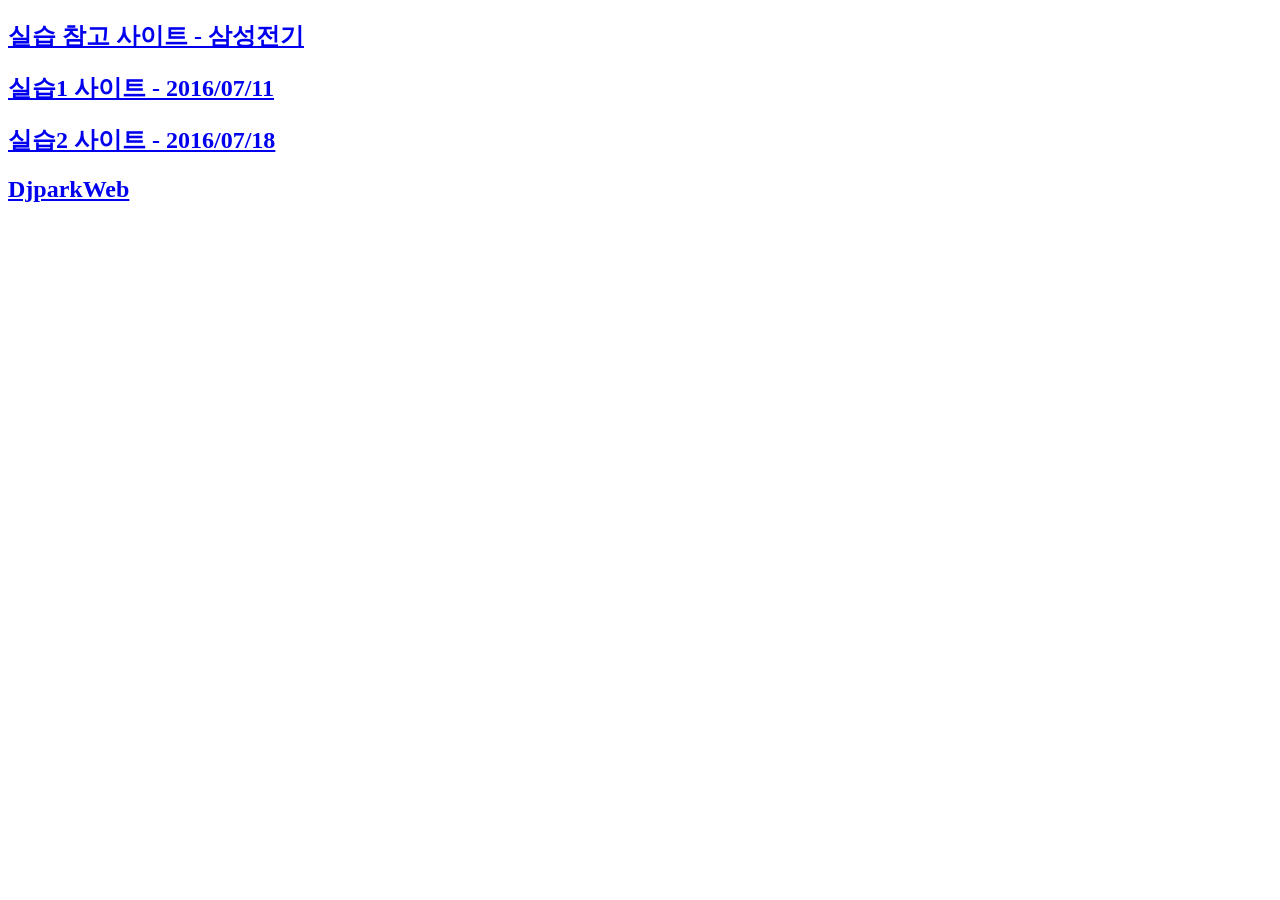
<file: index.html>
<!DOCTYPE html>
<html>
<head lang="ko">
    <meta charset="UTF-8">
    <meta http-equiv="x-ua-compatible" content="IE=edge, chrome=1">
    <meta name="viewport" content="width=device-width, initial-scale=1.0, user-scalable=no">
    <title>인덱스페이지</title>
</head>
<body>

<h2><a href="./site1/index.html" target="_blank">실습 참고 사이트 - 삼성전기</a></h2>
<h2><a href="./site2/index.html" target="_blank">실습1 사이트 - 2016/07/11</a></h2>
<h2><a href="./site3/index.html" target="_blank">실습2 사이트 - 2016/07/18</a></h2>
<h2><a href="./DjparkWeb/index.html" target="_blank">DjparkWeb</a></h2>

</body>
</html>
</file>
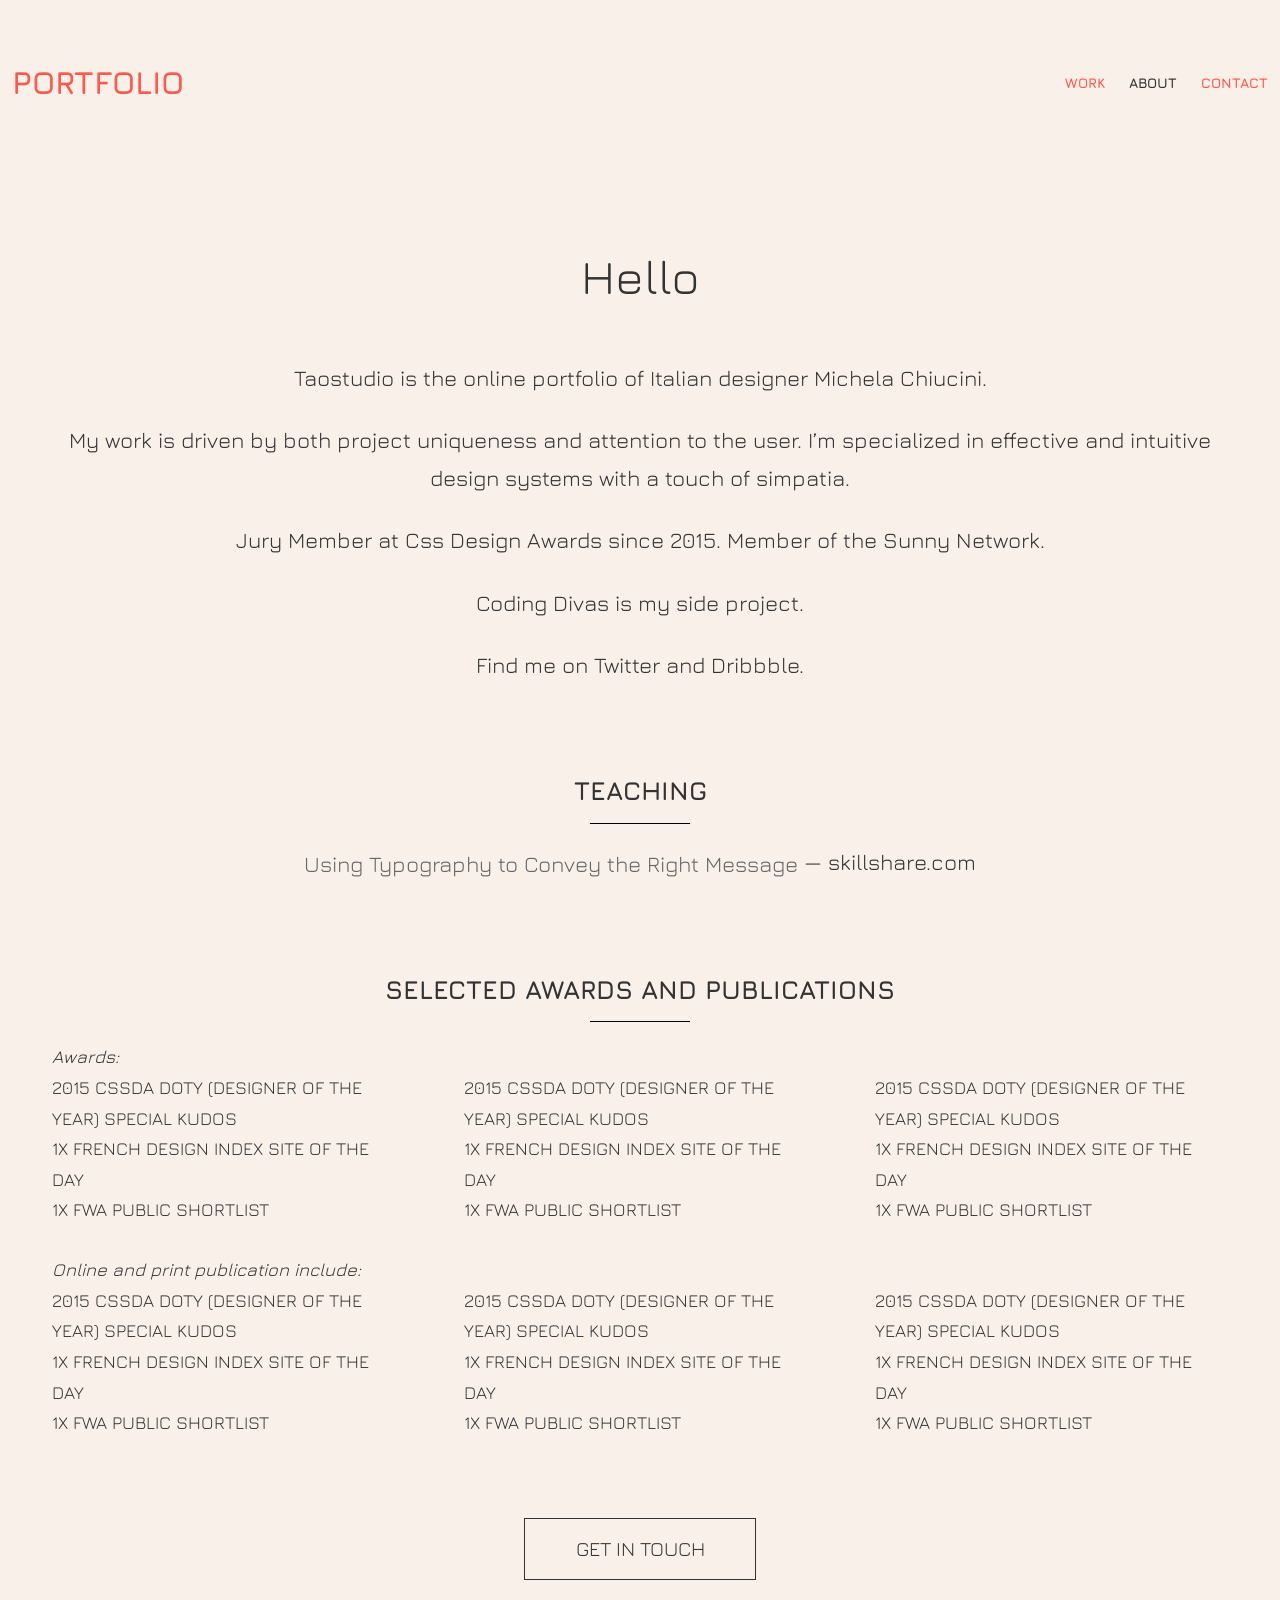
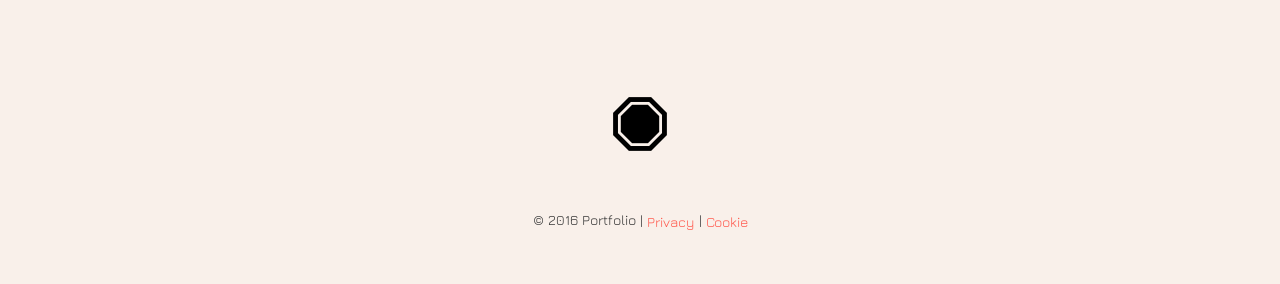
<file: site3/about.html>
<!DOCTYPE HTML>
<html>
<head>
<meta charset="utf-8">
<meta http-equiv="X-UA-COMPATIBLE" content="IE=edge">
<meta name="viewport" content="width=device-width, initial-scale=1.0, user-scalable=no">
<title>스터디2차실습 - 서브페이지</title>
<!-- CSS -->
<link rel="stylesheet" type="text/css" href="css/init.css">
<link rel="stylesheet" type="text/css" href="css/1200.css" media="screen and (max-width:1399px)"> <!-- 1200 ~ 1399 -->
<link rel="stylesheet" type="text/css" href="css/768.css" media="screen and (max-width:1199px)"> <!-- 768 ~ 1199 -->
<link rel="stylesheet" type="text/css" href="css/540.css" media="screen and (max-width:767px)"> <!-- 540 ~ 767 -->
<link rel="stylesheet" type="text/css" href="css/0.css" media="screen and (max-width:539px)"> <!-- 0 ~ 539 -->

<!-- Script -->
<script type="text/javascript" src="https://code.jquery.com/jquery-2.1.0.js"></script>
<script type="text/javascript" src="js/init.js"></script>
</head>
<body>

<div id="wrap">
    <header id="header">
        <div class="header_cont">
            <h1><a href="index.html">Portfolio</a></h1>
            <ul>
                <li><a href="index.html">work</a></li>
                <li class="active"><a href="about.html">about</a></li>
                <li><a href="contact.html">contact</a></li>
            </ul>
        </div>
    </header>
    <!-- // header -->

    <section id="contents">
        <div class="contents_cont about_sub">
            <article>
                <h2>Hello</h2>
                <p>Taostudio is the online portfolio of Italian designer Michela Chiucini.</p>
                <p>My work is driven by both project uniqueness and attention to the user. I’m specialized in effective and intuitive design systems with a touch of simpatia.</p>
                <p>Jury Member at Css Design Awards since 2015. Member of the Sunny Network.</p>
                <p>Coding Divas is my side project.</p>
                <p>Find me on Twitter and Dribbble.</p>
            </article>
            <article>
                <h3>TEACHING</h3>
                <p><a href="http://skillshare.com">Using Typography to Convey the Right Message</a> — skillshare.com</p>
            </article>
            <article>
                <h3>SELECTED AWARDS AND PUBLICATIONS</h3>
                <h4>Awards:</h4>
                <ul>
                    <li>
                        <p>2015 CSSDA DOTY (DESIGNER OF THE YEAR) SPECIAL KUDOS</p>
                        <p>1X FRENCH DESIGN INDEX SITE OF THE DAY</p>
                        <p>1X FWA PUBLIC SHORTLIST</p>
                    </li>
                    <li>
                        <p>2015 CSSDA DOTY (DESIGNER OF THE YEAR) SPECIAL KUDOS</p>
                        <p>1X FRENCH DESIGN INDEX SITE OF THE DAY</p>
                        <p>1X FWA PUBLIC SHORTLIST</p>
                    </li>
                    <li>
                        <p>2015 CSSDA DOTY (DESIGNER OF THE YEAR) SPECIAL KUDOS</p>
                        <p>1X FRENCH DESIGN INDEX SITE OF THE DAY</p>
                        <p>1X FWA PUBLIC SHORTLIST</p>
                    </li>
                </ul>

                <h4>Online and print publication include:</h4>
                <ul>
                    <li>
                        <p>2015 CSSDA DOTY (DESIGNER OF THE YEAR) SPECIAL KUDOS</p>
                        <p>1X FRENCH DESIGN INDEX SITE OF THE DAY</p>
                        <p>1X FWA PUBLIC SHORTLIST</p>
                    </li>
                    <li>
                        <p>2015 CSSDA DOTY (DESIGNER OF THE YEAR) SPECIAL KUDOS</p>
                        <p>1X FRENCH DESIGN INDEX SITE OF THE DAY</p>
                        <p>1X FWA PUBLIC SHORTLIST</p>
                    </li>
                    <li>
                        <p>2015 CSSDA DOTY (DESIGNER OF THE YEAR) SPECIAL KUDOS</p>
                        <p>1X FRENCH DESIGN INDEX SITE OF THE DAY</p>
                        <p>1X FWA PUBLIC SHORTLIST</p>
                    </li>
                </ul>
            </article>
            <div class="contact_btn">
                <a href="contact.html">GET IN TOUCH</a>
            </div>
        </div>
    </section>
    <!-- section -->

    <footer id="footer">
        <div class="footer_cont">
            <div><img src="images/sign.png" alt="footer-image"></div>
            <p>&copy; 2016 Portfolio | <a href="#">Privacy</a> | <a href="#">Cookie</a></p>
        </div>
    </footer>
    <!-- // footer -->
</div>


</body>
</html>
</file>
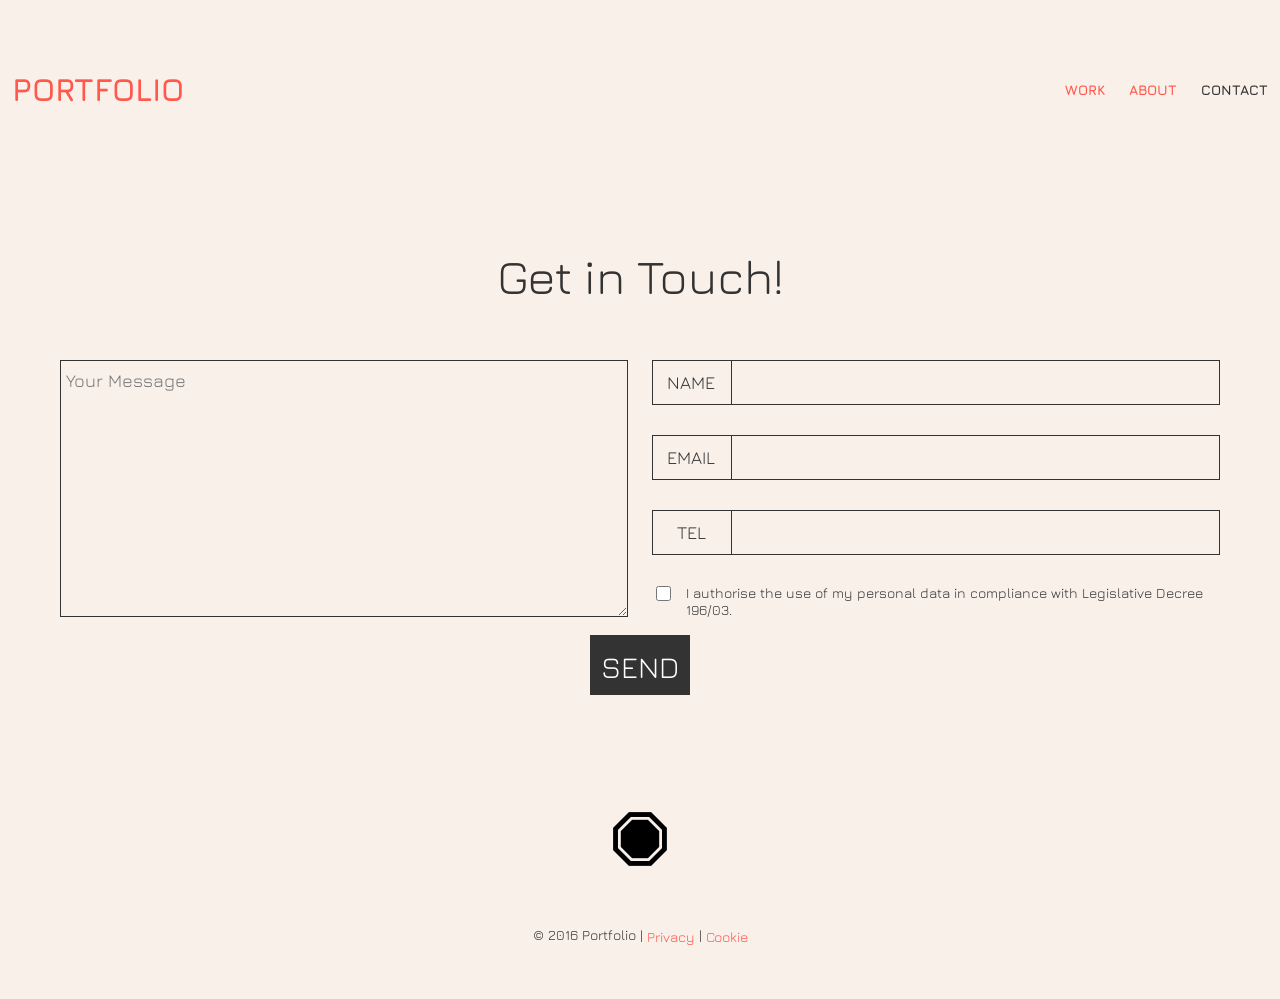
<file: site3/contact.html>
<!DOCTYPE HTML>
<html>
<head>
<meta charset="utf-8">
<meta http-equiv="X-UA-COMPATIBLE" content="IE=edge">
<meta name="viewport" content="width=device-width, initial-scale=1.0, user-scalable=no">
<title>스터디2차실습 - 서브페이지</title>
<!-- CSS -->
<link rel="stylesheet" type="text/css" href="css/init.css">
<link rel="stylesheet" type="text/css" href="css/1200.css" media="screen and (max-width:1399px)"> <!-- 1200 ~ 1399 -->
<link rel="stylesheet" type="text/css" href="css/768.css" media="screen and (max-width:1199px)"> <!-- 768 ~ 1199 -->
<link rel="stylesheet" type="text/css" href="css/540.css" media="screen and (max-width:767px)"> <!-- 540 ~ 767 -->
<link rel="stylesheet" type="text/css" href="css/0.css" media="screen and (max-width:539px)"> <!-- 0 ~ 539 -->

<!-- Script -->
<script type="text/javascript" src="https://code.jquery.com/jquery-2.1.0.js"></script>
<script type="text/javascript" src="js/init.js"></script>
</head>
<body>

<div id="wrap">
    <header id="header">
        <div class="header_cont">
            <h1><a href="index.html">Portfolio</a></h1>
            <ul>
                <li><a href="index.html">work</a></li>
                <li><a href="about.html">about</a></li>
                <li class="active"><a href="contact.html">contact</a></li>
            </ul>
        </div>
    </header>
    <!-- // header -->

    <section id="contents">
        <div class="contents_cont contact_sub">
            <h2>Get in Touch!</h2>
            <form method="post" action="">
                <div>
                    <textarea name="text" rows="8" placeholder="Your Message"></textarea>
                    <p>
                        <input type="text" name="name" id="name">
                        <label for="name">NAME</label>
                    </p>
                    <p>
                        <input type="email" name="email" id="email">
                        <label for="email">EMAIL</label>
                    </p>
                    <p>
                        <input type="tel" name="tel" id="tel">
                        <label for="tel">TEL</label>
                    </p>
                    <p>
                        <input type="checkbox" name="agree" id="agree">
                        <label for="agree">I authorise the use of my personal data in compliance with Legislative Decree 196/03.</label>
                    </p>
                </div>
                <input type="submit" value="SEND">
            </form>
        </div>
    </section>
    <!-- section -->

    <footer id="footer">
        <div class="footer_cont">
            <div><img src="images/sign.png" alt="footer-image"></div>
            <p>&copy; 2016 Portfolio | <a href="#">Privacy</a> | <a href="#">Cookie</a></p>
        </div>
    </footer>
    <!-- // footer -->
</div>


</body>
</html>
</file>
<file: site3/css/init.css>
@import url(https://fonts.googleapis.com/css?family=Jura);

/* reset */
html, body {width:100%; height:100%; margin:0 auto; background:#f9f0ea;}
body, div, dl, dt, dd, ul, ol, li, h1, h2, h3, h4, h5, h6, form, fieldset, p, button, table, th, td, pre, code {margin: 0; padding: 0;}
body, div, dl, dt, dd, h1, h2, h3, h4, h5, h6, form,fieldset,p,th,td,input,textarea,select,button,pre {color: #333333; font-family:'Jura', sans-serif; font-size: 12px; line-height: 1.7;}

textarea {width:99%;}
a, select,input,img, button {vertical-align:middle;}
img, fieldset, button {margin:0; padding:0; border:none;}
ul, ol, li, dl, dt, dd {list-style:none;}
em, address {font-style:normal;}
table {border-collapse:collapse; border-spacing:0; width:100%;}
a {color: #666; text-decoration: none;}
a:hover, a:focus {color: #666; text-decoration: none;}
.blind {overflow: hidden; position: absolute; left:0; top:0; width:0; height:0; font-size:0; line-height:0;}



/*************************************************************************************************/
/************************************  Main Page (Work Page)  ************************************/
/*************************************************************************************************/
/* layout */
#wrap {width:100%; height:100%;}
#header {overflow:hidden; position:fixed; top:0; left:0; width:100%; z-index:100;}
#contents {overflow:hidden; position:relative; top:192px; width:100%; background:#f9f0ea;}
#footer {overflow:hidden; margin-top:192px; width:100%;}

.wrap_img {position:fixed; top:0; left:50%; -webkit-transform:translateX(-50%); -moz-transform:translateX(-50%); transform:translateX(-50%);}

/* container */
.header_cont {position:relative; margin:0 auto; padding:60px 0; width:1400px;}
.contents_cont {margin:0 auto; width:1200px;}
.footer_cont {margin:0 auto; padding:30px 0; width:1200px;}


/* header */
.header_cont h1 {}
.header_cont h1 a {display:inline-block; padding:9px 0; color:#ff584c; font-size:32px; text-transform:uppercase;}
.header_cont ul {overflow:hidden; position:absolute; top:73px; right:0; display:inline-block;}
.header_cont ul li {float:left;}
.header_cont ul li.active a {color:#333;}
.header_cont ul li a {display:inline-block; padding:12px; color:#ff584c; text-transform:uppercase; font-weight:bold; font-size:14px;}
.header_cont ul li:hover a {color:#333;}


/* contents */
.contents_cont {}
.contents_cont h2 {padding:60px 12px; font-size:48px; line-height:48px; font-weight:normal; text-align:center;}
.contents_cont ul {overflow:hidden;}
.contents_cont ul li {float:left; margin-right:2.5%; margin-bottom:2.5%; width:23.125%; height:380px;}
.contents_cont ul li:nth-of-type(4n) {margin-right:0;}
.contents_cont ul li a {overflow:hidden; position:relative; display:inline-block; width:100%; height:100%; color:#ff584c;}
.contents_cont ul li a img {width:auto; height:100%; -webkit-transform:translateX(-200px); -moz-transform:translateX(-200px); transform:translateX(-200px);}
.contents_cont ul li a p {
    position:absolute;
    top:0;
    width:100%; height:100%;
    font-size:18px; font-weight:bold; color:#ff584c; text-transform:uppercase;
    text-align:center; line-height:330px;
    opacity:0;
    -webkit-transition:all .5s;
    -moz-transition:all .5s;
    -o-transition:all .5s;
    transition:all .5s;
}
.contents_cont ul li a span {
    display:block;
    position:absolute; top:52%;
    width:100%;
    font-size:14px; text-transform:uppercase;
    text-align:center;
    opacity:0;
    -webkit-transition:all .5s;
    -moz-transition:all .5s;
    -o-transition:all .5s;
    transition:all .5s;
}
.contents_cont ul li a {}
.contents_cont ul li a:hover p {line-height:350px; opacity:1; background:rgba(0,0,0,0.7);}
.contents_cont ul li a:hover span {top:50%; opacity:1;}


/* footer */
.footer_cont {}
.footer_cont div {text-align:center;}
.footer_cont div img {}
.footer_cont p {margin:20px; text-align:center; font-size:14px;}
.footer_cont p a {color:#ff584c;}



/*************************************************************************************************/
/******************************************  About Page  *****************************************/
/*************************************************************************************************/
.about_sub {}
.about_sub article {}
.about_sub article h2 {}
.about_sub article p {margin:0 25px 25px; text-align:center; font-size:22px;}

.about_sub article h3 {position:relative; padding:60px 12px 30px; text-align:center; font-size:26px;}
.about_sub article h3::after {content:""; position:absolute; left:50%; bottom:20px; width:100px; height:1px; background:#000; -webkit-transform:translateX(-50%); -moz-transform:translateX(-50%); transform:translateX(-50%);}
.about_sub article p a {}

.about_sub article h4 {padding:0 12px; font-style:italic; font-weight:normal; font-size:18px;}
.about_sub article ul {padding:0 12px;}
.about_sub article ul li {margin-right:5%; width:30%; height:100%;}
.about_sub article ul li:last-of-type {margin-right:0;}
.about_sub article ul li p {margin:0; text-align:left; font-size:18px;}

.about_sub .contact_btn {margin:50px auto; width:230px; height:60px; border:1px solid #333; -webkit-transition:all .5s; -moz-transition:all .5s; -o-transition:all .5s; transition:all .5s;transition:all .5s;}
.about_sub .contact_btn a {display:block; width:100%; height:100%; line-height:60px; text-align:center; font-size:20px; color:#333; -webkit-transition:all .5s; -moz-transition:all .5s; -o-transition:all .5s; transition:all .5s;transition:all .5s;}
.about_sub .contact_btn a::after {content:"→"; position:absolute; display:inline-block; margin-left:20px; opacity:0; -webkit-transition:all .5s; -moz-transition:all .5s; -o-transition:all .5s; transition:all .5s;transition:all .5s;}
.about_sub .contact_btn:hover {width:250px;}
.about_sub .contact_btn:hover a {margin-left:-20px;}
.about_sub .contact_btn:hover a::after {opacity:1;}



/*************************************************************************************************/
/*****************************************  Contact Page  ****************************************/
/*************************************************************************************************/
.contact_sub {}
.contact_sub h2 {}
.contact_sub form {}
.contact_sub form div {overflow:hidden; width:100%; height:100%;}
.contact_sub form textarea {float:left; margin-right:2%; padding:5px; width:49%; border:1px solid #333; background:none; font-size:18px; box-sizing:border-box;}
.contact_sub form p {float:left; position:relative; margin-bottom:30px; width:49%;}
.contact_sub form p label {position:absolute; top:0; left:0; display:inline-block; padding:0 2%; width:10%; height:45px; line-height:45px; border-right:1px solid #333; font-size:18px; text-align:center;}
.contact_sub form p input {padding-left:16%; padding-right:2%; width:100%; height:45px; border:1px solid #333; background:none; font-size:18px; box-sizing:border-box; outline:none;}
.contact_sub form p input:focus + label {background:#000; color:#fff;}

.contact_sub form label[for="agree"] {margin-left:6%; padding:0; width:94%; height:inherit; line-height:1.2; font-size:14px; text-align:left; border-right:0;}
.contact_sub form input[type="checkbox"] {margin-top:-2px; width:15px; height:15px;}
.contact_sub form input[type="checkbox"]:focus + label[for="agree"] {background:none; color:#333;}

.contact_sub form input[type="submit"] {display:block; margin:0 auto 50px; width:100px; height:60px; line-height:60px; background:#333; color:#fff; border:1px solid #333; font-size:30px; outline:none;}
.contact_sub form input[type="submit"]:focus {background:#000;}
</file>
<file: site3/css/1200.css>
/* 1200 ~ 1399 */

/*************************************************************************************************/
/************************************  Main Page (Work Page)  ************************************/
/*************************************************************************************************/
/* container */
.header_cont {width:100%;}


/* header */
.header_cont h1 a {padding-left:12px;}



/*************************************************************************************************/
/******************************************  About Page  *****************************************/
/*************************************************************************************************/





/*************************************************************************************************/
/*****************************************  Contact Page  ****************************************/
/*************************************************************************************************/
.contact_sub form {margin:0 20px;}
</file>
<file: site3/css/768.css>
/* 768 ~ 1199 */

/*************************************************************************************************/
/************************************  Main Page (Work Page)  ************************************/
/*************************************************************************************************/
/* container */
.contents_cont {width:100%;}
.footer_cont {width:100%;}


/* contents */
.contents_cont ul li {margin-right:0; margin-left:2.5%; width:30%;}
.contents_cont ul li:nth-of-type(3n) {margin-right:2.5%;}


/*************************************************************************************************/
/******************************************  About Page  *****************************************/
/*************************************************************************************************/
.about_sub article h4 {padding:0 25px;}
.about_sub article ul {padding:0 25px;}
.about_sub article ul li {margin:0; padding-right:5%; padding-bottom:40px; width:47.5%;}
.about_sub article ul li:nth-of-type(2n) {padding-right:0;}
.about_sub article ul li p {line-height:22px;}




/*************************************************************************************************/
/*****************************************  Contact Page  ****************************************/
/*************************************************************************************************/
.contact_sub form p label {width:12%;}
.contact_sub form p input {padding-left:18%;}
</file>
<file: site3/css/540.css>
/* 540 ~ 767 */

/*************************************************************************************************/
/************************************  Main Page (Work Page)  ************************************/
/*************************************************************************************************/
/* contents */
.contents_cont ul li {width:46.25%;}
.contents_cont ul li:nth-of-type(3n) {margin-right:0;}
.contents_cont ul li:nth-of-type(2n) {margin-right:2.5%;}


/*************************************************************************************************/
/******************************************  About Page  *****************************************/
/*************************************************************************************************/
.about_sub article ul li {margin:0; padding-right:0; padding-bottom:40px; width:100%;}





/*************************************************************************************************/
/*****************************************  Contact Page  ****************************************/
/*************************************************************************************************/
.contact_sub form textarea {float:initial; margin:0; width:100%;}
.contact_sub form p {float:initial; margin:10px 0; width:100%;}

.contact_sub form label[for="agree"] {margin-left:10%; padding:0; width:90%; height:inherit; line-height:1.2; font-size:14px; text-align:left; border-right:0;}
.contact_sub form input[type="submit"] {margin:50px auto 50px;}
</file>
<file: site3/css/0.css>
/* 0 ~ 539 */

/*************************************************************************************************/
/************************************  Main Page (Work Page)  ************************************/
/*************************************************************************************************/
/* contents */
.contents_cont ul li {margin-righ:10%; margin-left:10%; margin-bottom:10%; width:80%;}


/*************************************************************************************************/
/******************************************  About Page  *****************************************/
/*************************************************************************************************/





/*************************************************************************************************/
/*****************************************  Contact Page  ****************************************/
/*************************************************************************************************/
</file>
